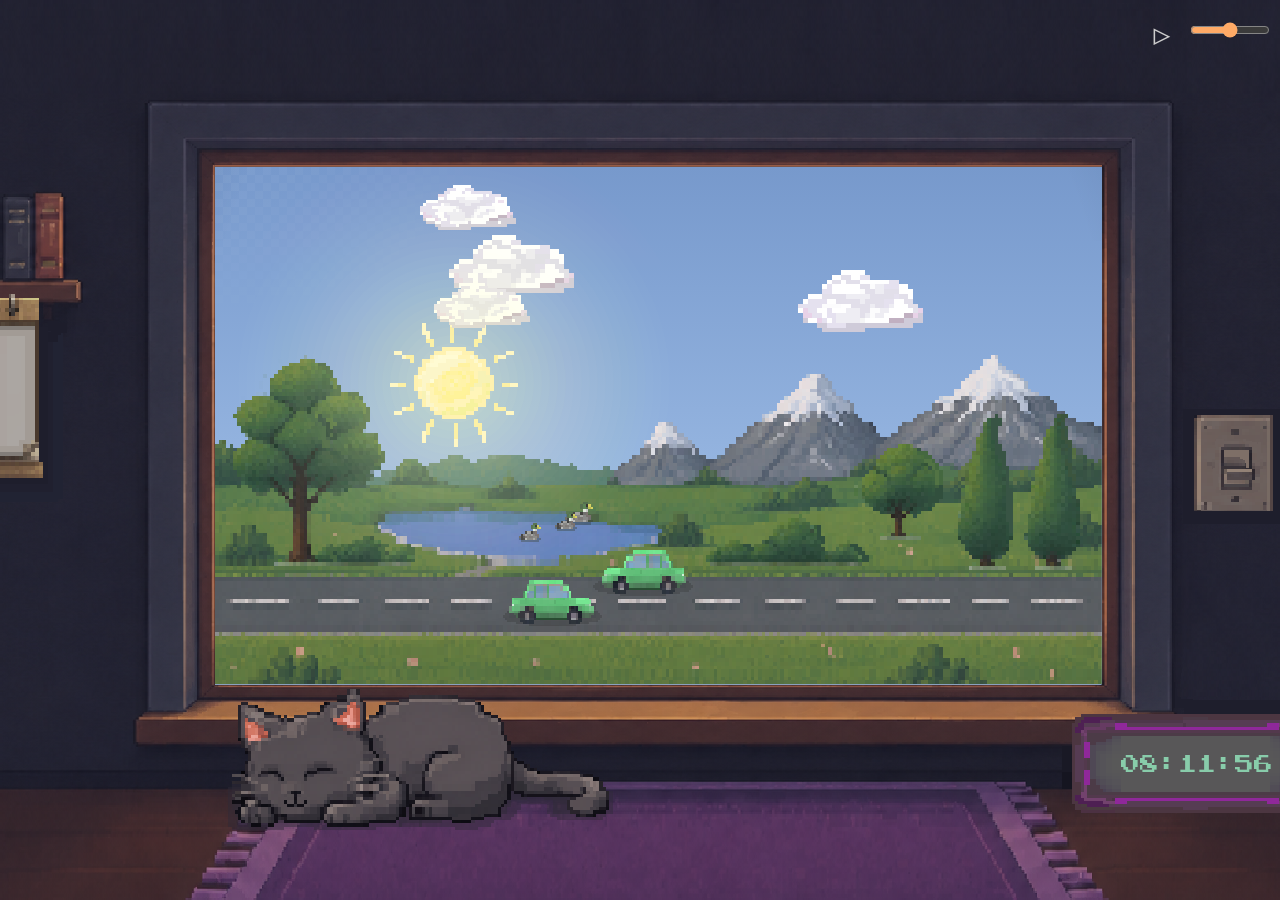
<file: index.html>
<!DOCTYPE html>
<html lang="ru">
<head>
    <meta charset="UTF-8" />
    <meta name="viewport" content="width=device-width, initial-scale=1.0" />
    <title>Окно в мир</title>
    <link rel="stylesheet" href="css/style.css" />
    <link rel="preload" href="https://fonts.googleapis.com/css2?family=Press+Start+2P&display=swap" as="style" onload="this.onload=null;this.rel='stylesheet'">
</head>
<body>

<canvas id="mainCanvas"></canvas>

<div class="sound-panel" id="soundPanel">
    <button class="sound-btn" id="soundToggle">▷</button>
    <input type="range" class="sound-slider" id="soundVolume" min="0" max="100" value="50">
</div>

<div class="debug" id="debug">
    <div class="debug-title">DEBUG</div>
    <div class="debug-row"><span class="debug-label">IP City:</span><span class="debug-value" id="dbIpCity">—</span></div>
    <div class="debug-row"><span class="debug-label">IP Region:</span><span class="debug-value" id="dbIpRegion">—</span></div>
    <div class="debug-row"><span class="debug-label">IP Country:</span><span class="debug-value" id="dbIpCountry">—</span></div>
    <div class="debug-row"><span class="debug-label">Coords:</span><span class="debug-value" id="dbIpCoords">—</span></div>
    <div class="debug-row"><span class="debug-label">Weather:</span><span class="debug-value" id="dbCond">—</span></div>
    <div class="debug-row"><span class="debug-label">Temp:</span><span class="debug-value" id="dbTemp">—</span></div>
    <div class="debug-row"><span class="debug-label">Wind:</span><span class="debug-value" id="dbWind">—</span></div>
    <div class="debug-row"><span class="debug-label">Humidity:</span><span class="debug-value" id="dbHum">—</span></div>
    <div class="debug-row"><span class="debug-label">Time:</span><span class="debug-value ok" id="dbTime">—</span></div>
    <div class="debug-row"><span class="debug-label">Sky:</span><span class="debug-value" id="dbSky">—</span></div>
    <div class="debug-row"><span class="debug-label">Light:</span><span class="debug-value ok" id="dbLight">OFF</span></div>
    <div class="debug-row" style="margin-top:8px;flex-direction:column;gap:4px;">
        <span class="debug-label">Test Time:</span>
        <input type="range" id="timeSlider" min="0" max="1440" value="720" style="width:100%;">
        <span class="debug-value" id="testTime">12:00</span>
    </div>
    <div class="debug-row" style="margin-top:8px;flex-direction:column;gap:4px;">
        <span class="debug-label">Test Weather:</span>
        <div style="display:flex;flex-wrap:wrap;gap:4px;">
            <button class="weather-btn" data-weather="real" style="font-family:'Press Start 2P',monospace;font-size:6px;padding:4px 6px;background:#2a2a3e;color:#fff;border:2px solid #ffaa66;cursor:pointer;">REAL</button>
            <button class="weather-btn" data-weather="clear" style="font-family:'Press Start 2P',monospace;font-size:6px;padding:4px 6px;background:#2a2a3e;color:#fff;border:2px solid #4a4a6e;cursor:pointer;">☀️</button>
            <button class="weather-btn" data-weather="partly" style="font-family:'Press Start 2P',monospace;font-size:6px;padding:4px 6px;background:#2a2a3e;color:#fff;border:2px solid #4a4a6e;cursor:pointer;">⛅</button>
            <button class="weather-btn" data-weather="cloudy" style="font-family:'Press Start 2P',monospace;font-size:6px;padding:4px 6px;background:#2a2a3e;color:#fff;border:2px solid #4a4a6e;cursor:pointer;">☁️</button>
            <button class="weather-btn" data-weather="rain" style="font-family:'Press Start 2P',monospace;font-size:6px;padding:4px 6px;background:#2a2a3e;color:#fff;border:2px solid #4a4a6e;cursor:pointer;">🌧</button>
            <button class="weather-btn" data-weather="snow" style="font-family:'Press Start 2P',monospace;font-size:6px;padding:4px 6px;background:#2a2a3e;color:#fff;border:2px solid #4a4a6e;cursor:pointer;">❄️</button>
            <button class="weather-btn" data-weather="storm" style="font-family:'Press Start 2P',monospace;font-size:6px;padding:4px 6px;background:#2a2a3e;color:#fff;border:2px solid #4a4a6e;cursor:pointer;">⛈</button>
        </div>
    </div>
</div>

<script src="js/config.js"></script>
<script src="js/dom.js"></script>
<script src="js/state.js"></script>
<script src="js/utils.js"></script>
<script src="js/api.js"></script>
<script src="js/generators.js"></script>
<script src="js/sounds.js"></script>
<script src="js/sprites/clock.js"></script>
<script src="js/sprites/cloud.js"></script>
<script src="js/sprites/sun.js"></script>
<script src="js/sprites/ground.js"></script>
<script src="js/sprites/trees.js"></script>
<script src="js/sprites/room.js"></script>
<script src="js/sprites/calendar.js"></script>
<script src="js/sprites/switch.js"></script>
<script src="js/sprites/cat.js"></script>
<script src="js/sprites/cars.js"></script>
<script src="js/sprites/ducks.js"></script>
<script src="js/sprites/index.js"></script>
<script src="js/draw.js"></script>
<script src="js/main.js"></script>

</body>
</html>
</file>
<file: css/style.css>
@import url('https://fonts.googleapis.com/css2?family=Press+Start+2P&display=swap');

* { margin: 0; padding: 0; box-sizing: border-box; }

body {
    width: 100vw; height: 100vh; overflow: hidden;
    background: #000; font-family: 'Press Start 2P', monospace;
}

#mainCanvas {
    position: fixed; top: 0; left: 0; width: 100%; height: 100%;
    image-rendering: pixelated;
}

.sound-panel {
    position: fixed; z-index: 25; right: 10px; top: 10px;
    display: flex; align-items: center; gap: 8px;
}

.sound-btn {
    background: none; border: none; color: #ccc; font-size: 28px;
    cursor: pointer; padding: 0; font-family: 'Press Start 2P', monospace;
    image-rendering: pixelated; min-width: 40px; text-align: center;
    line-height: 1; transition: color 0.2s; display: flex;
    align-items: center; justify-content: center; height: 40px;
}
.sound-btn:hover { color: #fff; }

.sound-slider { width: 80px; cursor: pointer; accent-color: #ffaa66; height: 20px; }

.debug {
    position: fixed; left: 10px; bottom: 10px;
    background: rgba(15,15,30,0.92); padding: 14px 18px;
    border: 2px solid #4a4a6e; font-size: 7px; color: #aaffaa;
    font-family: 'Press Start 2P', monospace; line-height: 2;
    min-width: 230px; z-index: 30; box-shadow: 0 10px 30px rgba(0,0,0,0.6);
    pointer-events: auto; max-height: 90vh; overflow-y: auto; display: none;
}
.debug.visible { display: block; }

.debug-title { color: #ffaa66; font-size: 8px; letter-spacing: 2px; border-bottom: 2px solid #3a3a5a; padding-bottom: 6px; margin-bottom: 8px; }
.debug-row { display: flex; justify-content: space-between; gap: 8px; }
.debug-label { color: rgba(255,255,255,0.4); }
.debug-value { color: #fff; }
.debug-value.ok { color: #66ff88; }
.debug-value.warn { color: #ffcc44; }

#timeSlider { cursor: pointer; pointer-events: auto !important; image-rendering: auto; accent-color: #ffaa66; }
#testTime { pointer-events: auto !important; text-align: center; }

@media (max-width: 768px) {
    .sound-panel { right: 4px; top: 4px; gap: 4px; }
    .sound-slider { width: 60px; }
    .debug { left: 2px; bottom: 2px; font-size: 6px; min-width: 180px; padding: 8px 10px; }
}
</file>
